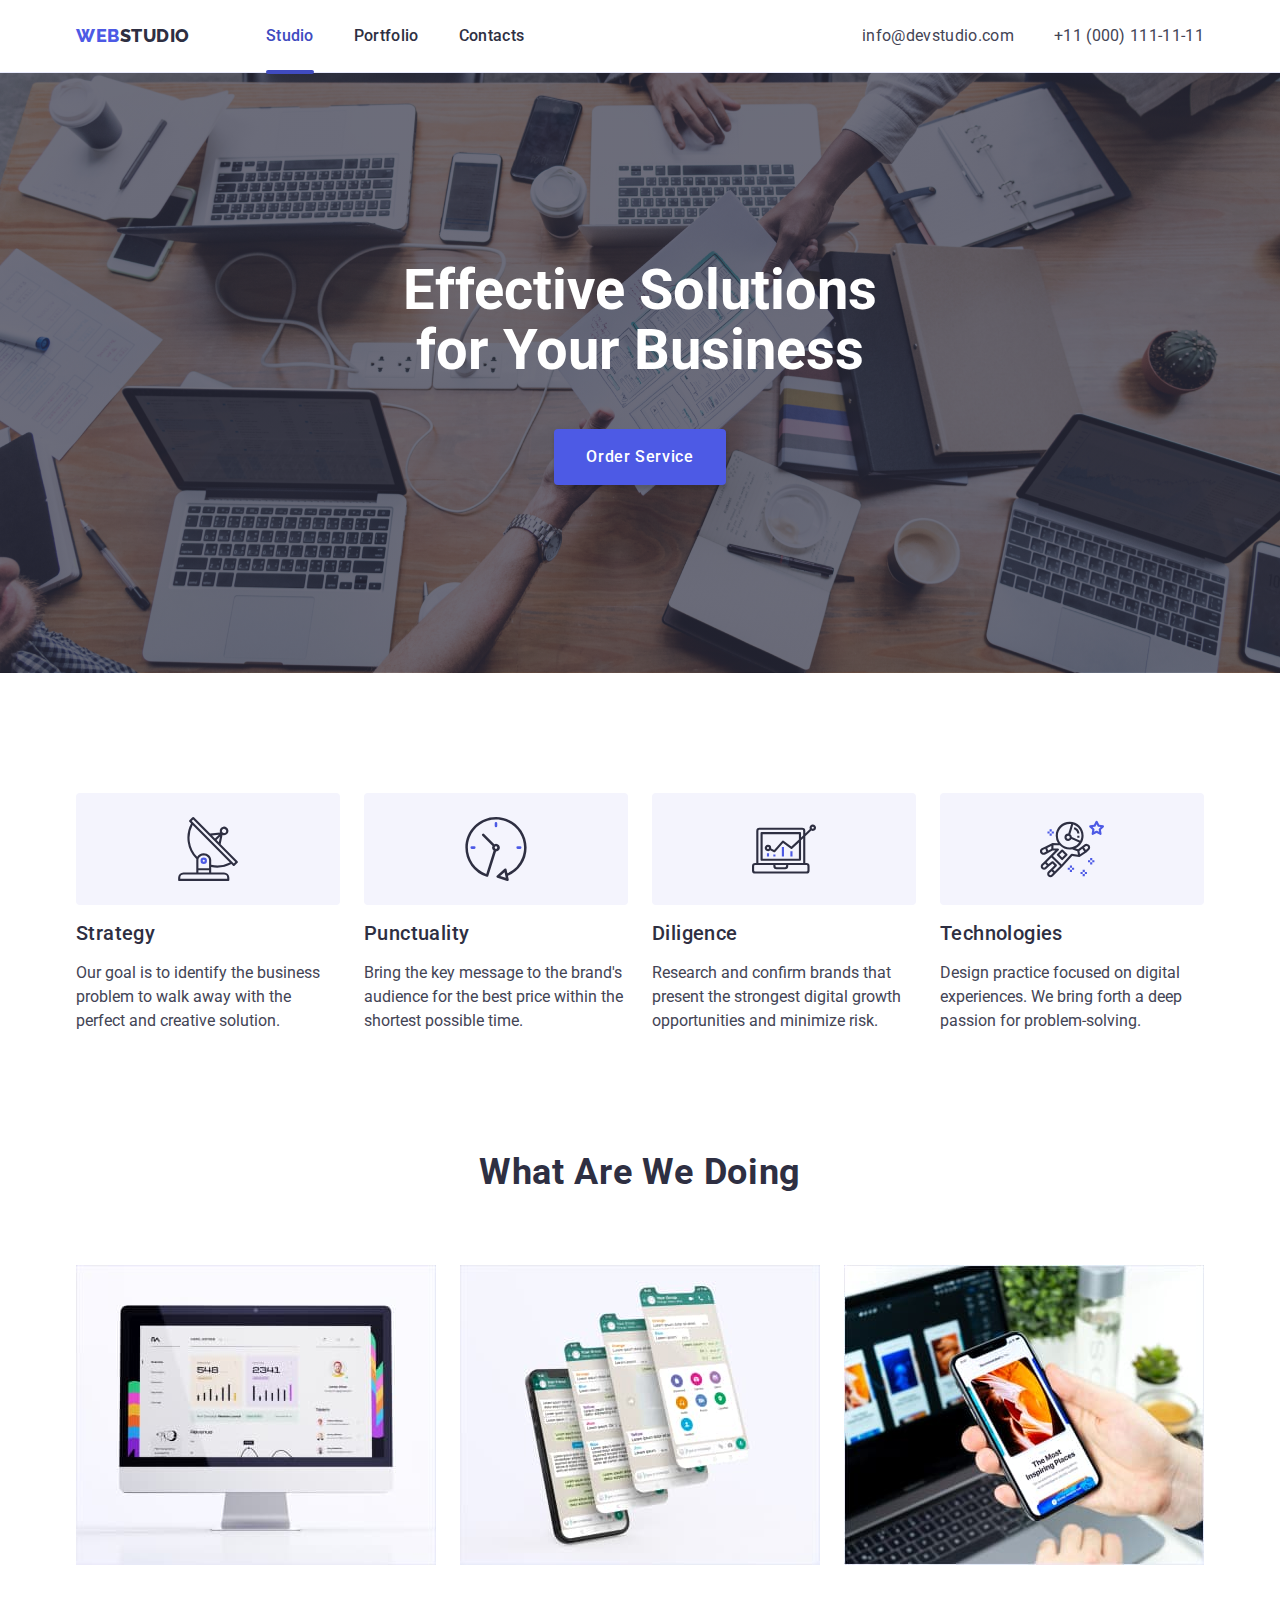
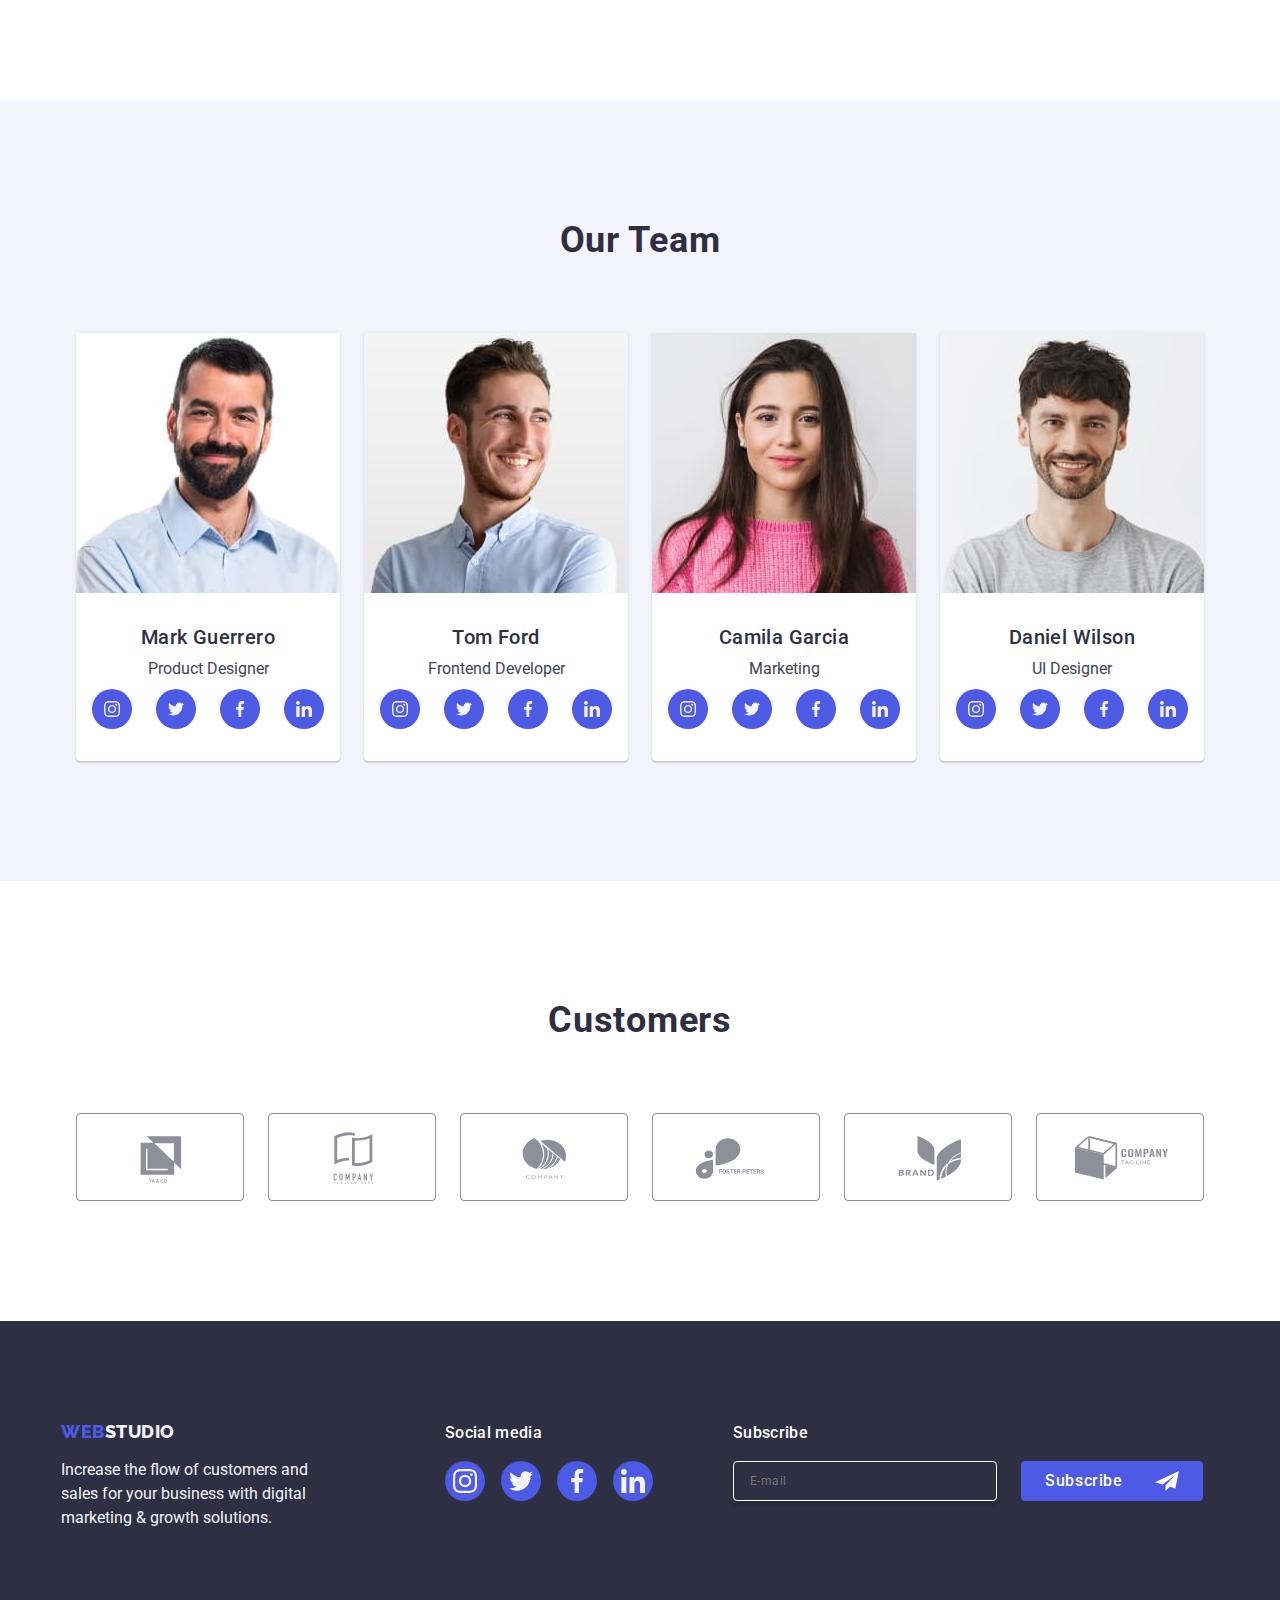
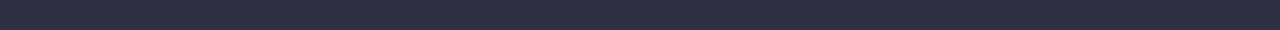
<file: index.html>
<!DOCTYPE html>
<html lang="en">
<head>
    <meta charset="UTF-8">
    <meta name="viewport" content="width=device-width, initial-scale=1.0">
    <title>WebStudio</title>
    <link rel="stylesheet" href="https://cdnjs.cloudflare.com/ajax/libs/modern-normalize/2.0.0/modern-normalize.min.css">
    <link rel="stylesheet" href="./css/styles.css">
    <link rel="preconnect" href="https://fonts.googleapis.com">
    <link rel="preconnect" href="https://fonts.gstatic.com" crossorigin>
    <link href="https://fonts.googleapis.com/css2?family=Raleway:wght@800&family=Roboto:wght@400;500;700;900&display=swap" rel="stylesheet">
</head>
<body>
    <header class="header">
        <div class="container header-flex">
        <nav class="header-nav">
            <a href="./index.html" class="logo link">Web<span class="logo-span">Studio</span></a>
                <ul class="header-list list">
                <li><a class="header-list-nav highlight link" href="./index.html">Studio</a></li>
                <li><a class="header-list-nav link" href="./portfolio.html">Portfolio</a></li>
                <li><a class="header-list-nav link" href="">Contacts</a></li>
            </ul>
        </nav>
        <address class="address">
            <ul class="address-main list">
                <li><a class="address-list link" href="mailto:info@devstudio.com">info@devstudio.com</a></li>
                <li><a class="address-list link" href="tel:+110001111111"> +11 (000) 111-11-11</a></li>
            </ul>
        </address>
    </div>
    </header>
    <main>
        <section class="first-section">
            <div class="container">
            <h1 class="first-section-text" >Effective Solutions for Your Business</h1>
            <button class="first-section-button" type="button" data-modal-open>Order Service</button>
        </div>
        </section>
        <section class="section">
            <div class="container">
            <h2 class="visually-hidden">values</h2>
            <ul class="list value-list">
                <li class="value-list-nav">
                    <div class="value-list-icon">
                        <svg width="64" height="64">
                            <use href="./images/icons.svg#icon-antenna"></use>
                        </svg>
                    </div>
                    <h3 class="names">Strategy</h3>
                    <p class="text">
                        Our goal is to identify the business problem to walk away with the perfect and creative solution.
                    </p>
                </li>
                <li class="value-list-nav">
                    <div class="value-list-icon">
                        <svg width="64" height="64">
                            <use href="./images/icons.svg#icon-clock"></use>
                        </svg>
                    </div>
                    <h3 class="names">Punctuality</h3>
                    <p class="text">
                        Bring the key message to the brand's audience for the best price within the shortest possible time.
                    </p>
                </li>
                <li class="value-list-nav">
                    <div class="value-list-icon">
                        <svg width="64" height="64">
                            <use href="./images/icons.svg#icon-diagram"></use>
                        </svg>
                    </div>
                    <h3 class="names">Diligence</h3>
                    <p class="text">
                        Research and confirm brands that present the strongest digital growth opportunities and minimize risk.
                    </p>
                </li>
                <li class="value-list-nav">
                    <div class="value-list-icon">
                        <svg width="64" height="64">
                            <use href="./images/icons.svg#icon-astronaut"></use>
                        </svg>
                    </div>
                    <h3 class="names">Technologies</h3>
                    <p class="text">
                        Design practice focused on digital experiences. We bring forth a deep passion for problem-solving.
                    </p>
                </li>
            </ul>
        </div>
        </section>
        <section class="section section-three">
            <div class="container">
            <h2 class="section-rubric">What are we doing</h2>
            <ul class="list pics-list">
                <li class="pisc-list-nav"><img src="./images/imac.jpg" alt="image of imac" width="360" height="300"></li>
                <li class="pisc-list-nav"><img src="./images/application.jpg" alt="image of application on a phone" width="360" height="300"></li>
                <li class="pisc-list-nav"><img src="./images/phone.jpg" alt="image of a iphone and latop" width="360" height="300"></li>
            </ul>
        </div>
    </section>
        <section class="section section-four">
            <div class="container">
            <h2 class="team-rubric">Our Team</h2>
            <ul class="list team-list">
                <li class="team-members">
                    <img src="./images/mark.jpg" alt="portrait of Mark Guerrero" width="264" height="260">
                    <div class="team-text-wrap">
                    <h3 class="names">Mark Guerrero</h3>
                    <p class="text">Product Designer</p>
                    <ul class="social-media-icons-list list">
                        <li class="icon-list">
                            <a class="social-media-link" href="">
                                <svg class="icon" width="16" height="16">
                                    <use href="./images/icons.svg#icon-instagram"></use>
                                </svg>
                            </a>
                        </li>
                        <li class="icon-list">
                            <a class="social-media-link" href="">
                                <svg class="icon" width="16" height="16">
                                    <use href="./images/icons.svg#icon-twitter"></use>
                                </svg>
                            </a>
                        </li>
                        <li class="icon-list">
                            <a class="social-media-link" href="">
                                <svg class="icon" width="16" height="16">
                                    <use href="./images/icons.svg#icon-facebook"></use>
                                </svg>
                            </a>
                        </li>
                        <li class="icon-list">
                            <a class="social-media-link" href="">
                                <svg class="icon" width="16" height="16">
                                    <use href="./images/icons.svg#icon-linkedin"></use>
                                </svg>
                            </a>
                        </li>
                    </ul>
                </div>
            </li>
            <li class="team-members">
                <img src="./images/tom.jpg" alt="portrait of Tom Ford" width="264" height="260">
                <div class="team-text-wrap">
                    <h3 class="names">Tom Ford</h3>
                    <p class="text">Frontend Developer</p>
                    <ul class="social-media-icons-list list">
                        <li class="icon-list">
                            <a class="social-media-link" href="">
                                <svg class="icon" width="16" height="16">
                                    <use href="./images/icons.svg#icon-instagram"></use>
                                </svg>
                            </a>
                        </li>
                        <li class="icon-list">
                            <a class="social-media-link" href="">
                                <svg class="icon" width="16" height="16">
                                    <use href="./images/icons.svg#icon-twitter"></use>
                                </svg>
                            </a>
                        </li>
                        <li class="icon-list">
                            <a class="social-media-link" href="">
                                <svg class="icon" width="16" height="16">
                                    <use href="./images/icons.svg#icon-facebook"></use>
                                </svg>
                            </a>
                        </li>
                        <li class="icon-list">
                            <a class="social-media-link" href="">
                                <svg class="icon" width="16" height="16">
                                    <use href="./images/icons.svg#icon-linkedin"></use>
                                </svg>
                            </a>
                        </li>
                    </ul>
                </div>
            </li>
            <li class="team-members">
                <img src="./images/camilla.jpg" alt="portrait of Camila Garcia" width="264" height="260">
                <div class="team-text-wrap">
                <h3 class="names">Camila Garcia</h3>
                <p class="text">Marketing</p>
                <ul class="social-media-icons-list list">
                    <li class="icon-list">
                        <a class="social-media-link" href="">
                            <svg class="icon" width="16" height="16">
                                <use href="./images/icons.svg#icon-instagram"></use>
                            </svg>
                        </a>
                    </li>
                    <li class="icon-list">
                        <a class="social-media-link" href="">
                            <svg class="icon" width="16" height="16">
                                <use href="./images/icons.svg#icon-twitter"></use>
                            </svg>
                        </a>
                    </li>
                    <li class="icon-list">
                        <a class="social-media-link" href="">
                            <svg class="icon" width="16" height="16">
                                <use href="./images/icons.svg#icon-facebook"></use>
                            </svg>
                        </a>
                    </li>
                    <li class="icon-list">
                        <a class="social-media-link" href="">
                            <svg class="icon" width="16" height="16">
                                <use href="./images/icons.svg#icon-linkedin"></use>
                            </svg>
                        </a>
                    </li>
                </ul>
            </div>
        </li>
            <li class="team-members">
                <img src="./images/daniel.jpg" alt="portrait of Daniel Wilson" width="264" height="260">
                <div class="team-text-wrap">
                <h3 class="names">Daniel Wilson</h3>
                <p class="text">UI Designer</p> 
                <ul class="social-media-icons-list list">
                    <li class="icon-list">
                        <a class="social-media-link" href="">
                            <svg class="icon" width="16" height="16">
                                <use href="./images/icons.svg#icon-instagram"></use>
                            </svg>
                        </a>
                    </li>
                    <li class="icon-list">
                        <a class="social-media-link" href="">
                            <svg class="icon" width="16" height="16">
                                <use href="./images/icons.svg#icon-twitter"></use>
                            </svg>
                        </a>
                    </li>
                    <li class="icon-list">
                        <a class="social-media-link" href="">
                            <svg class="icon" width="16" height="16">
                                <use href="./images/icons.svg#icon-facebook"></use>
                            </svg>
                        </a>
                    </li>
                    <li class="icon-list">
                        <a class="social-media-link" href="">
                            <svg class="icon" width="16" height="16">
                                <use href="./images/icons.svg#icon-linkedin"></use>
                            </svg>
                        </a>
                    </li>
                </ul> 
            </div>
            </li>
            </ul>
            </div>
        </section>
        <section class="customer-section section">
            <div class="container">
            <h2 class="section-rubric">Customers</h2>
            <ul class="customer-list list">
                <li class="customer-list-nav">
                    <a class="customer-icons" href="">
                    <svg class="icons-nav" width="104" height="56">
                        <use href="./images/icons.svg#icon-logo"></use>
                    </svg>
                </a>
                </li>
                <li class="customer-list-nav">
                    <a class="customer-icons" href="">
                    <svg class="icons-nav" width="104" height="56">
                        <use href="./images/icons.svg#icon-logotwo"></use>
                    </svg>
                </a>
                </li>
                <li class="customer-list-nav">
                    <a class="customer-icons" href="">
                    <svg class="icons-nav" width="104" height="56">
                        <use href="./images/icons.svg#icon-logothree"></use>
                    </svg>
                </a>
                </li>
                <li class="customer-list-nav">
                    <a class="customer-icons" href="">
                    <svg class="icons-nav" width="104" height="56">
                        <use href="./images/icons.svg#icon-logofour"></use>
                    </svg>
                </a>
                </li>
                <li class="customer-list-nav">
                    <a class="customer-icons" href="">
                    <svg class="icons-nav" width="104" height="56">
                        <use href="./images/icons.svg#icon-logofive"></use>
                    </svg>
                </a>
                </li>
                <li class="customer-list-nav">
                    <a class="customer-icons" href="">
                    <svg class="icons-nav" width="104" height="56">
                        <use href="./images/icons.svg#icon-logosix"></use>
                    </svg>
                </a>
                </li>
            </ul>
            </div>
        </section>
    </main>
    <footer class="footer">
        <div class="container footer-main-div">
            <div class="footer-div">
        <a href="./index.html" class="logo-web link">Web<span class="logo-footer">Studio</span></a>
        <p class="footer-text">Increase the flow of customers and sales for your business with digital marketing & growth solutions.</p>
    </div>
    <div class="social-div-footer">
        <p class="footer-rubric">Social media</p>
        <ul class="social-media-footer list">
            <li class="icon-list">
                <a class="social-media-link" href="">
        <svg class="icon" width="24" height="24">
            <use href="./images/icons.svg#icon-instagram"></use>
        </svg>
    </a>
    </li>
    <li class="icon-list">
        <a class="social-media-link" href="">
        <svg class="icon" width="24" height="24">
            <use href="./images/icons.svg#icon-twitter"></use>
        </svg>
    </a>
    </li>
    <li class="icon-list">
        <a class="social-media-link" href="">
        <svg class="icon" width="24" height="24">
            <use href="./images/icons.svg#icon-facebook"></use>
        </svg>
    </a>
    </li>
    <li class="icon-list">
        <a class="social-media-link" href="">
        <svg class="icon" width="24" height="24">
            <use href="./images/icons.svg#icon-linkedin"></use>
        </svg>
    </a>
    </li>
    </ul>
    </div>
    <div class="subscribe-div-footer">
    <p class="footer-rubric">Subscribe</p>
    <form class="footer-form">
        <label class="label-footer-sub" for="subscribe">
        <input class="input-footer-sub" type="email" name="subscribe" id="subscribe" placeholder="E-mail" required></label>
        <button class="button-footer" type="submit">Subscribe
            <svg class="button-icon" width="24" height="24">
            <use href="./images/icons.svg#icon-send"></use>
        </svg></button>
    </form>
    </div>
</div>
    </footer>
    <div class="modal is-hidden" data-modal>
        <div class="modal-container">
            <button type="button" class="button-modal-box" data-modal-close>
                <svg class="button-icon-close" width="8" height="8">
                    <use href="./images/icons.svg#icon-button-close"></use>
                </svg>
            </button>
            <p class="modal-rubric">Leave your contacts and we will call you back</p>
            <form name="contact-form">
                <div class="label-div">
                <label class="label-font" for="user-name">Name</label>
                <div class="input-div">
                    <input type="text" name="user-name" id="user-name">
                    <svg class="form-icons" width="18" height="24">
                        <use href="./images/icons.svg#icon-person"></use>
                    </svg>
            </div>
        </div>
        <div class="label-div">
                <label class="label-font" for="user-phone">Phone</label>
                <div class="input-div">
                    <input type="tel" name="phone" id="user-phone" required>
                    <svg class="form-icons" width="18" height="24">
                        <use href="./images/icons.svg#icon-phone"></use>
                    </svg>
                </div>
            </div>
            <div class="label-div">
                <label class="label-font" for="user-email">Email</label>
                <div class="input-div">
                    <input type="email" name="user-email" id="user-email" required>
                    <svg class="form-icons" width="18" height="24">
                        <use href="./images/icons.svg#icon-email"></use>
                    </svg>
                </div>
            </div>
            <div class="label-div textarea-div">
                <label class="label-font" for="user-comment">Comment</label>
                <textarea class="textarea" name="user-comment" id="user-comment" rows="7" placeholder="Text input"></textarea>
            </div>
            <div class="terms-checkbox-div">
                <input type="checkbox" value="true" name="user-privacy" id="user-privacy" class="visually-hidden input-box" required>
                <label class="label-font" for="user-privacy"> 
                    <span class="user-privacy">
                        <svg width="10" height="8">
                    <use href="./images/icons.svg#icon-click"></use>
                </svg>
            </span> 
            I accept the terms and conditions of the <a class="policy-link" href="">Privacy Policy</a></label>
            </div>
            <button type="submit" class="first-section-button">Send</button>
            </form>
        </div>
    </div>

    <script src="./js/modal.js"></script>
</body>
</html>
</file>
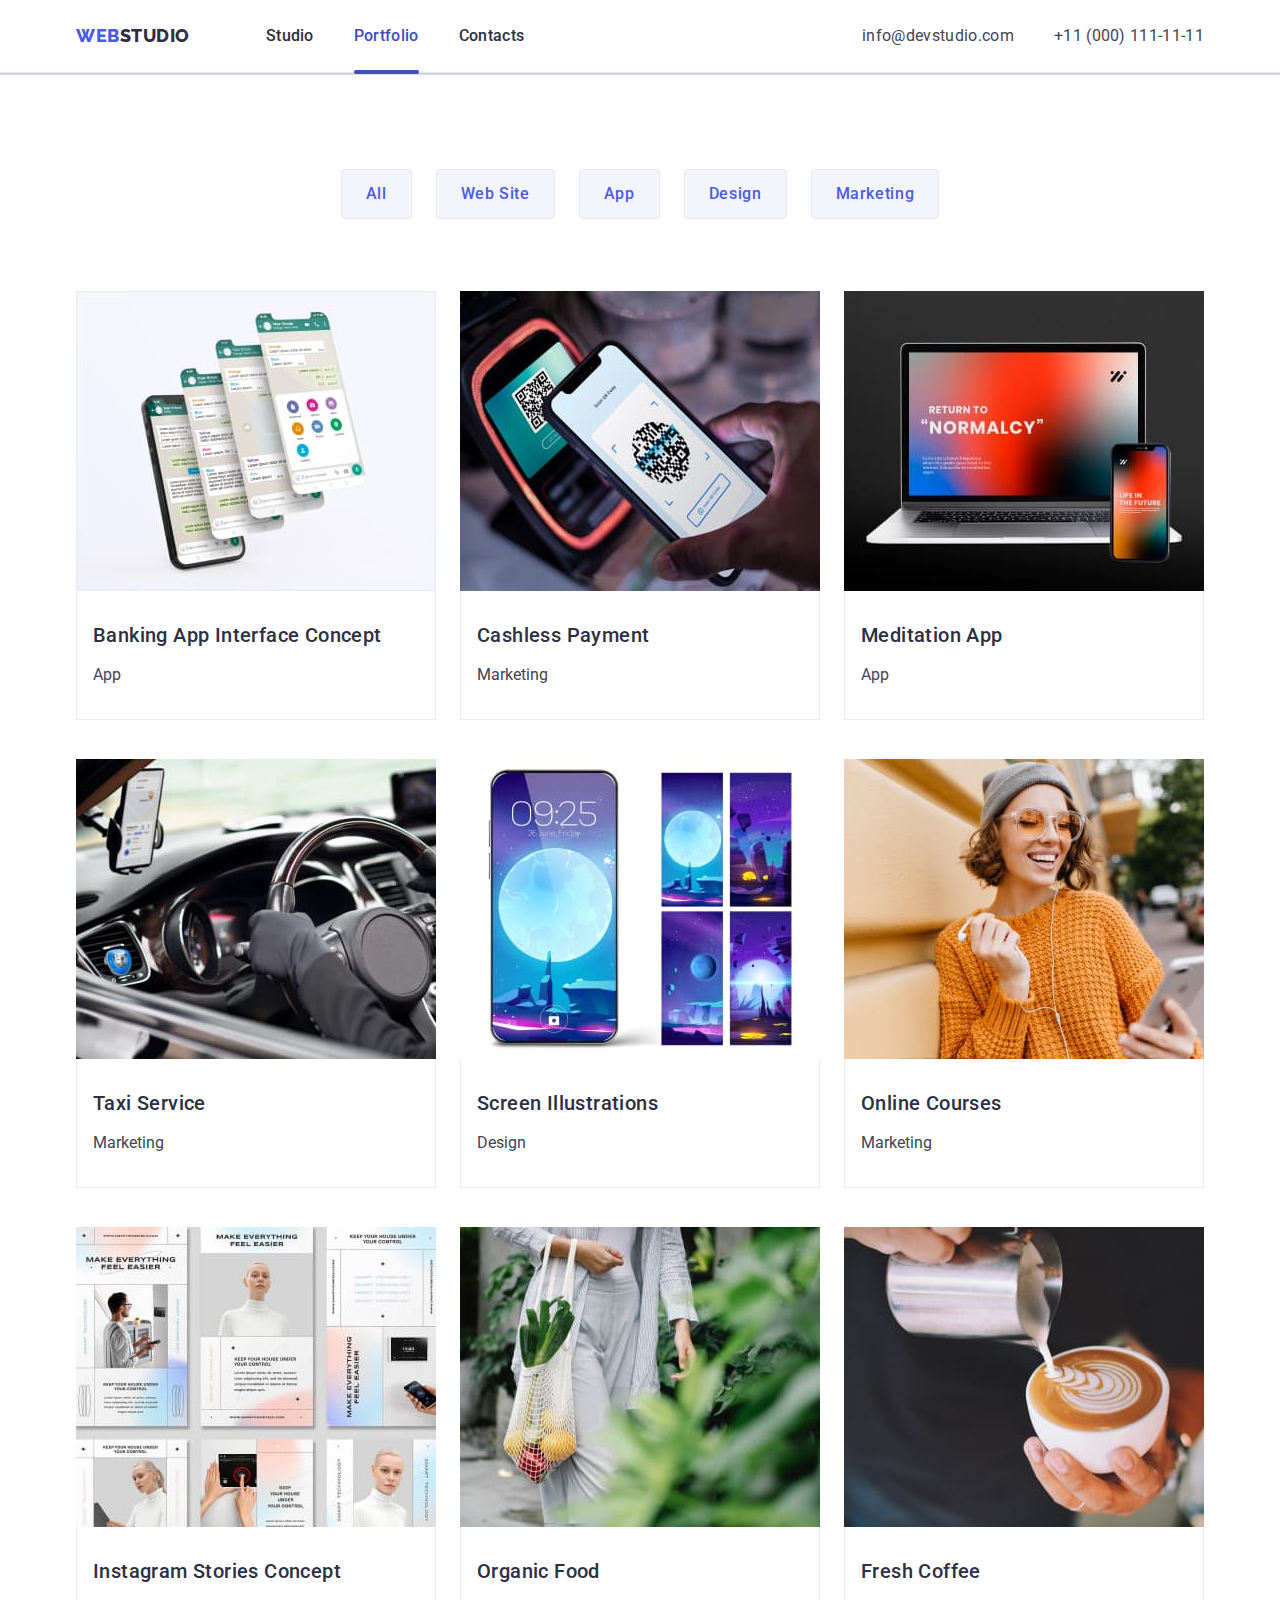
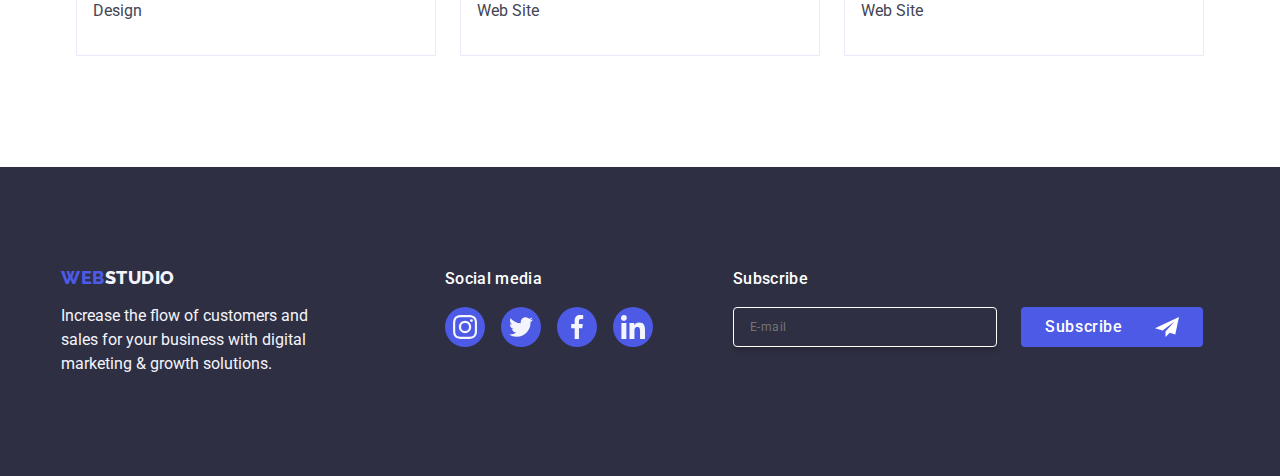
<file: portfolio.html>
<!DOCTYPE html>
<html lang="en">
<head>
    <meta charset="UTF-8">
    <meta name="viewport" content="width=device-width, initial-scale=1.0">
    <title>WebStudio</title>
    <link rel="stylesheet" href="https://cdnjs.cloudflare.com/ajax/libs/modern-normalize/2.0.0/modern-normalize.min.css">
    <link rel="stylesheet" href="./css/styles.css">
    <link rel="preconnect" href="https://fonts.googleapis.com">
    <link rel="preconnect" href="https://fonts.gstatic.com" crossorigin>
    <link href="https://fonts.googleapis.com/css2?family=Raleway:wght@800&family=Roboto:wght@400;500;700;900&display=swap" rel="stylesheet">
</head>
<body>
    <header class="header">
        <div class="container header-flex">
        <nav class="header-nav">
            <a href="./index.html" class="logo link">Web<span class="logo-span">Studio</span></a>
                <ul class="header-list list">
                <li><a class="header-list-nav link" href="./index.html">Studio</a></li>
                <li><a class="header-list-nav link highlight" href="./portfolio.html">Portfolio</a></li>
                <li><a class="header-list-nav link" href="">Contacts</a></li>
            </ul>
        </nav>
        <address class="address">
            <ul class="address-main list">
                <li><a class="address-list link" href="mailto:info@devstudio.com">info@devstudio.com</a></li>
                <li><a class="address-list link" href="tel:+110001111111"> +11 (000) 111-11-11</a></li>
            </ul>
        </address>
    </div>
    </header>
    <main>
        <section class="portfolio-section">
        <div class="container">
            <h1 class="visually-hidden">Portfolio</h1>
            <ul class="list portfolio-button">
                <li><button type="button" class="button-list">All</button></li>
                <li><button type="button" class="button-list">Web Site</button></li>
                <li><button type="button" class="button-list">App</button></li>               
                <li><button type="button" class="button-list">Design</button></li>
                <li><button type="button" class="button-list">Marketing</button></li>
            </ul>
        <ul class="portfolio-picture-list list">
            <li class="portfolio-picture">
                <a href="" class="link portfolio-link">
                    <div class="overlay"> 
                <img src="./images/application.jpg" alt="banking app" width="360" height="300">
                <p class="overlay-text">14 Stylish and User-Friendly App Design Concepts · Task Manager App · Calorie Tracker App · Exotic Fruit Ecommerce App · Cloud Storage App</p>
            </div>
                <div class="portfolio-text-wrap">
                    <h2 class="names">Banking App Interface Concept</h2>
                    <p class="text">App</p>
                </div>
            </a>
            </li>
            <li class="portfolio-picture">
                <a href="" class="link portfolio-link">
                    <div class="overlay">
                <img src="./images/cashlesspayment.jpg" alt="Phone paying" width="360" height="300">
                <p class="overlay-text">14 Stylish and User-Friendly App Design Concepts · Task Manager App · Calorie Tracker App · Exotic Fruit Ecommerce App · Cloud Storage App</p>
            </div>
                <div class="portfolio-text-wrap">
                    <h2 class="names">Cashless Payment</h2>
                    <p class="text">Marketing</p>
                </div>
            </a>
            </li>
            <li class="portfolio-picture">
                <a href="" class="link portfolio-link">
                    <div class="overlay">
                <img src="./images/meditationapp.jpg" alt="Picture of macbook and iphone" width="360" height="300">
                <p class="overlay-text">14 Stylish and User-Friendly App Design Concepts · Task Manager App · Calorie Tracker App · Exotic Fruit Ecommerce App · Cloud Storage App</p>
            </div>
                <div class="portfolio-text-wrap">
                <h2 class="names">Meditation App</h2>
                <p class="text">App</p>
                </div>
            </a>
            </li>
            <li class="portfolio-picture">
                <a href="" class="link portfolio-link">
                    <div class="overlay">
                <img src="./images/taxiservice.jpg" alt="Picture of a steering wheel and a phone in a car" width="360" height="300">
                <p class="overlay-text">14 Stylish and User-Friendly App Design Concepts · Task Manager App · Calorie Tracker App · Exotic Fruit Ecommerce App · Cloud Storage App</p>
            </div>
                <div class="portfolio-text-wrap">
                <h2 class="names">Taxi Service</h2>
                <p class="text">Marketing</p>
            </div>
            </a> 
            </li>
            <li class="portfolio-picture">
                <a href="" class="link portfolio-link">
                    <div class="overlay">
                <img src="./images/screenillustration.jpg" alt="Iphone and four difftent designs for screen background" width="360" height="300">
                <p class="overlay-text">14 Stylish and User-Friendly App Design Concepts · Task Manager App · Calorie Tracker App · Exotic Fruit Ecommerce App · Cloud Storage App</p>
            </div>
                <div class="portfolio-text-wrap">
                <h2 class="names">Screen Illustrations</h2>
                <p class="text">Design</p>
            </div>
            </a>
            </li>
            <li class="portfolio-picture">
                <a href="" class="link portfolio-link">
                    <div class="overlay">
                <img src="./images/onlinecourses.jpg" alt="Woman with a Phone" width="360" height="300">
                <p class="overlay-text">14 Stylish and User-Friendly App Design Concepts · Task Manager App · Calorie Tracker App · Exotic Fruit Ecommerce App · Cloud Storage App</p>
            </div>
                <div class="portfolio-text-wrap">
                <h2 class="names">Online Courses</h2>
                <p class="text">Marketing</p>
            </div>
            </a>
            </li>
            <li class="portfolio-picture">
                <a href="" class="link portfolio-link">
                    <div class="overlay">
                <img src="./images/instagramstories.jpg" alt="Design of instagramstory concpet" width="360" height="300">
                <p class="overlay-text">14 Stylish and User-Friendly App Design Concepts · Task Manager App · Calorie Tracker App · Exotic Fruit Ecommerce App · Cloud Storage App</p>
            </div>
                <div class="portfolio-text-wrap">
                <h2 class="names">Instagram Stories Concept</h2>
                <p class="text">Design</p>
            </div>
            </a>
            </li>
            <li class="portfolio-picture">
                <a href="" class="link portfolio-link">
                    <div class="overlay">
                <img src="./images/organicfood.jpg" alt="Organic Food in a bag" width="360" height="300">
                <p class="overlay-text">14 Stylish and User-Friendly App Design Concepts · Task Manager App · Calorie Tracker App · Exotic Fruit Ecommerce App · Cloud Storage App</p>
            </div>
                <div class="portfolio-text-wrap">
                <h2 class="names">Organic Food</h2>
                <p class="text">Web Site</p>
            </div>
            </a>
            </li>
            <li class="portfolio-picture">
                <a href="" class="link portfolio-link">
                    <div class="overlay">
                <img src="./images/freshcoffee.jpg" alt="Fresh Coffee" width="360" height="300">
                <p class="overlay-text">14 Stylish and User-Friendly App Design Concepts · Task Manager App · Calorie Tracker App · Exotic Fruit Ecommerce App · Cloud Storage App</p>
            </div>
                <div class="portfolio-text-wrap">
                <h2 class="names">Fresh Coffee</h2>
                <p class="text">Web Site</p>
                </div>
            </a>
            </li>
        </ul>
    </div>
        </section>
    </main>
    <footer class="footer">
        <div class="container footer-main-div">
            <div class="footer-div">
        <a href="./index.html" class="logo-web link">Web<span class="logo-footer">Studio</span></a>
        <p class="footer-text">Increase the flow of customers and sales for your business with digital marketing & growth solutions.</p>
    </div>
    <div class="social-div-footer">
        <p class="footer-rubric">Social media</p>
        <ul class="social-media-footer list">
            <li class="icon-list">
                <a class="social-media-link" href="">
        <svg class="icon" width="24" height="24">
            <use href="./images/icons.svg#icon-instagram"></use>
        </svg>
    </a>
    </li>
    <li class="icon-list">
        <a class="social-media-link" href="">
        <svg class="icon" width="24" height="24">
            <use href="./images/icons.svg#icon-twitter"></use>
        </svg>
    </a>
    </li>
    <li class="icon-list">
        <a class="social-media-link" href="">
        <svg class="icon" width="24" height="24">
            <use href="./images/icons.svg#icon-facebook"></use>
        </svg>
    </a>
    </li>
    <li class="icon-list">
        <a class="social-media-link" href="">
        <svg class="icon" width="24" height="24">
            <use href="./images/icons.svg#icon-linkedin"></use>
        </svg>
    </a>
    </li>
    </ul>
    </div>
    <div class="subscribe-div-footer">
        <p class="footer-rubric">Subscribe</p>
            <form class="footer-form">
                <label class="label-footer-sub" for="subscribe">
                <input class="input-footer-sub" type="email" name="subscribe" id="subscribe" placeholder="E-mail" required></label>
                <button class="button-footer" type="submit">Subscribe
                    <svg class="button-icon" width="24" height="24">
                    <use href="./images/icons.svg#icon-send"></use>
                </svg></button>
            </form>
        </div>
</div>
    </footer>
</body>
</html>
</file>
<file: css/styles.css>
:root{
   --primary-brand-color: #4D5AE5;
   --pressed-state-color: #404BBF;
   --dark-color: #2E2F42;
   --success-color: #31D0AA;
   --text-color: #434455;
   --subtle-text: #8E8F99;
   --accent-color: #E7E9FC;
   --light-color: #F4F4FD;
   --white-background: #FFFFFF;
   --modal-background: #FCFCFC;
   --modal-overlay: #2E2F42;
}

*, *::before, *::after {
   box-sizing: border-box;
}

h1,
h2,
h3,
h4,
h5,
h6,
p {
  margin: 0;
}

img{
   display: block;
   max-width: 100%;
   height: auto;
}

body{
   font-family: 'Roboto', sans-serif;
   color: var(--text-color);
   background-color: var(--white-background);
}

/* Header, logo, address */
.logo{
   font-family: Raleway, sans-serif;
   font-size: 18px;
   font-weight: 800;
   line-height: 1.17em;
   letter-spacing: 0.03em;
   text-transform: uppercase;
   color: var(--primary-brand-color);
   margin-right: 76px;
}

.logo-span{
   color: var(--dark-color);
}

.header-list{
   color: var(--dark-color);
   font-size: 16px;
   font-weight: 500;
   line-height: 1.5;
   letter-spacing: 0.02em; 
   display: flex;
   align-items: flex-start;
   gap: 40px;
   padding: 0; 
}

.header-nav{
   display: flex;
   align-items: center;
}

.header-list-nav{
   color: var(--dark-color);
   padding: 24px 0;
   transition: color 250ms cubic-bezier(0.4, 0, 0.2, 1);
}

.list{
   list-style: none;
}

.link{
   text-decoration: none;
}

.header-list-nav:hover,
.header-list-nav:focus{
   color: var(--pressed-state-color);
}

.address{
   font-style: normal;
   font-size: 16px;
   font-weight: 400;
   line-height: 1.5;
   letter-spacing: 0.02em;
   margin-left: auto;
}

.address-main{
   display: flex;
   gap: 40px;
   padding: 24px 0;
   margin: 0;
}

.address-list{
   color: var(--text-color);
   transition: color 250ms cubic-bezier(0.4, 0, 0.2, 1);
}

.address-list:hover,
.address-list:focus{
   color: var(--pressed-state-color);
}

/* first section */
.first-section{
   background-color: var(--dark-color);
   max-width: 1440px;
   padding: 188px 0;
   margin: 0 auto;
   background-image: linear-gradient(rgba(46, 47, 66, 0.7), rgba(46, 47, 66, 0.7)), url(../images/people-office.jpg);
   background-repeat: no-repeat;
   background-size: cover;
   background-position: center;
}

.first-section-text{
   color: var(--white-background);
   font-size: 56px;
   font-style: normal;
   font-weight: 700;
   line-height: 1.07;
   text-align: center;
   max-width: 496px;
   margin: 0 auto;
   padding: 0px 0px 48px 0px;
}

.first-section-button{
   background-color: var(--primary-brand-color);
   color: var(--white-background);
   font-size: 16px;
   font-style: normal;
   font-weight: 500;
   letter-spacing: 0.04em;
   line-height: 1.5;
   cursor: pointer;
   display: block;
   text-align: center;
   margin: auto;
   padding: 16px 32px;
   min-width: 169px;
   border: none;
   border-radius: 4px;
   box-shadow: 0px 4px 4px 0px rgba(0, 0, 0, 0.15);
   transition: background-color 250ms cubic-bezier(0.4, 0, 0.2, 1);
}

.first-section-button:hover,
.first-section-button:focus{
   background-color: var(--pressed-state-color);
}

.text{
   font-size: 16px;
   font-style: normal;
   font-weight: 400;
   line-height: 1.5;
   color: var(--text-color);
}

.section-rubric{
   font-size: 36px;
   font-style: normal;
   font-weight: 700;
   text-align: center;
   line-height: 1.11;
   letter-spacing: 0.02em;
   text-transform: capitalize;
   color: var(--dark-color);
   margin-bottom: 72px;
}

/* section four/ team section */
.section-four{
   background-color: var(--light-color);
   display: flex;
}

.team-members{
   background-color: var(--white-background);
   text-align: center;
   border-radius: 0px 0px 4px 4px;
   box-shadow: 0px 2px 1px 0px rgba(46, 47, 66, 0.08), 0px 1px 1px 0px rgba(46, 47, 66, 0.16), 0px 1px 6px 0px rgba(46, 47, 66, 0.08);
   display: flex;
   flex-direction: column;
   width: calc((100% - 72px) / 4);
}

.team-rubric{
   font-size: 36px;
   font-style: normal;
   font-weight: 700;
   text-align: center;
   line-height: 1.11;
   letter-spacing: 0.02em;
   text-transform: capitalize;
   color: var(--dark-color);
   margin-bottom: 72px;
}

.team-list{
   display: flex;
   flex-wrap: wrap;
   gap: 24px;
   padding: 0;
   margin: 0;
}

.team-text-wrap{ 
   padding: 32px 0px;
}

/* names in index.html, services text in portfolio and text in section 2 in index.html */
.names{
   font-size: 20px;
   font-style: normal;
   font-weight: 500;
   line-height: 1.2;
   letter-spacing: 0.02em;
   color: var(--dark-color);
   margin-bottom: 8px;
}

/* footer */
.footer{
   background-color: var(--dark-color);
   padding: 100px 0;
}

.logo-footer{
   color: var(--light-color);
}

.footer-text{
   font-size: 16px;
   font-style: normal;
   font-weight: 400;
   line-height: 1.5;
   color: var(--light-color);
   max-width: 264px;
}

.logo-web{
   font-family: Raleway, sans-serif;
   font-size: 18px;
   font-weight: 800;
   line-height: 1.17em;
   letter-spacing: 0.03em;
   text-transform: uppercase;
   color: var(--primary-brand-color); 
   display: inline-block;
   margin-bottom: 16px;
}

/* portfolio buttons */

.portfolio-button{ 
   display: flex;
   justify-content: center;
   gap: 24px;
   margin: 0 0 72px 0;
   padding: 0;
}

.button-list{ 
   font-size: 16px;
   font-style: normal;
   font-weight: 500;
   line-height: 1.5;
   letter-spacing: 0.04em;
   color: var(--primary-brand-color);
   text-align: center;
   background-color: var(--light-color);
   cursor: pointer;
   padding: 12px 24px;
   border-radius: 4px;
   border: 1px solid var(--accent-color);
   transition: color 250ms cubic-bezier(0.4, 0, 0.2, 1), background-color 250ms cubic-bezier(0.4, 0, 0.2, 1), border-color 250ms cubic-bezier(0.4, 0, 0.2, 1), box-shadow 250ms cubic-bezier(0.4, 0, 0.2, 1);
}

.button-list:hover,
.button-list:focus{
   color: var(--white-background);
   background-color: var(--pressed-state-color);
   border: 1px solid transparent;
   box-shadow: 0px 2px 2px 0px rgba(0, 0, 0, 0.12), 0px 2px 1px 0px rgba(0, 0, 0, 0.08), 0px 3px 1px 0px rgba(0, 0, 0, 0.10);
}

.portfolio-picture-list{
   display: flex;
   flex-wrap: wrap;
   padding: 0;
   gap: 24px;
   margin: auto;
   row-gap: 48px;
}

.portfolio-picture{ 
   width: 360px;
   height: 420px;
   background: var(--white-background);
}

.portfolio-text-wrap{    
   display: flex;
   flex-direction: column;
   justify-content: center;
   align-items: flex-start;
   padding: 32px 16px;
   gap: 8px;
   align-self: stretch;
   border: 1px solid var(--accent-color);
   border-top: none; 
}

.portfolio-section{
   padding: 96px 0 120px 0;
}

.portfolio-link{
   display: block;
   transition: box-shadow 250ms cubic-bezier(0.4, 0, 0.2, 1);
}

.portfolio-link:hover,
.portfolio-link:focus{
   box-shadow: 0px 2px 1px 0px rgba(46, 47, 66, 0.08), 0px 1px 1px 0px rgba(46, 47, 66, 0.16), 0px 1px 6px 0px rgba(46, 47, 66, 0.08);
}

/* HW3 */
.header{
   border-bottom: 1px solid var(--accent-color);
   background: var(--white-background);
   box-shadow: 0px 1px 6px 0px rgba(46, 47, 66, 0.08), 0px 1px 1px 0px rgba(46, 47, 66, 0.16), 0px 2px 1px 0px rgba(46, 47, 66, 0.08);
}

.container{
   max-width: 1158px; 
   padding: 0 15px; 
   margin: 0 auto; 
}

.header-flex{
   display: flex;
   justify-content: flex-start;
   align-items: center;
}

.section{
   padding: 120px 0;
}

.visually-hidden {
   position: absolute;
   width: 1px;
   height: 1px;
   margin: -1px;
   border: 0;
   padding: 0;
   white-space: nowrap;
   clip-path: inset(100%);
   clip: rect(0 0 0 0);
   overflow: hidden;
 }

 .value-list{
   display: flex;
   padding: 0;
   margin: auto;
   justify-content: space-between;
   gap: 24px;
 }

 .value-list-nav{
   display: flex;
   width: calc((100% - 72px) / 4);
   flex-direction: column;
   align-items: flex-start;
   gap: 8px;
 }

 .section-three{
   padding-top: 0;
}

.pics-list{
   display: flex; 
   padding: 0;
   gap: 24px;
}

.pisc-list-nav{
   width: calc((100% - 48px) / 3);
}
/* HW4 */
.value-list-icon{ 
   width: 264px;
   height: 112px;
   flex-shrink: 0;
   border-radius: 4px;
   background: var(--light-color);
   display: flex;
   justify-content: center;
   align-items: center;
   margin-bottom: 8px;
}

.social-media-icons-list{ 
   display: flex;
   flex-direction: row;
   padding: 0;
   gap: 24px;
   justify-content: center;
   margin-top: 8px;
}

.icon{
   fill: var(--light-color);
}

.icon-list{
   width: 40px;
   height: 40px;
}

.social-media-link{   
   display: flex;
   align-items: center;
   justify-content: center;
   width: 100%;
   height: 100%;
   background-color: var(--primary-brand-color);
   border: none;
   border-radius: 50%;
   cursor: pointer;
   transition: background-color 250ms cubic-bezier(0.4, 0, 0.2, 1);
}

.social-media-link:hover,
.social-media-link:focus{
   background-color: var(--pressed-state-color);
}

.customer-section{
   display: flex;
}

.customer-list{
   display: flex;
   flex-direction: row;
   padding: 0;
   gap: 24px;
   justify-content: center;
   margin: 0;
}

.customer-list-nav{
   height: 88px;
   width: calc((100% - 120px) / 6); 
}

.customer-icons{ 
   display: flex;
   padding: 16px 32px;
   color: var(--subtle-text);
   border-radius: 4px;
   border: 1px solid var(--subtle-text);
   cursor: pointer;
   fill: currentColor;
   align-items: center;
   justify-content: center;
   width: 100%;
   height: 100%;
   transition: color 250ms cubic-bezier(0.4, 0, 0.2, 1),
   border-color 250ms cubic-bezier(0.4, 0, 0.2, 1);
}

.icon-nav{
   fill: currentColor;
}

.customer-icons:hover,
.customer-icons:focus{
   color: var(--pressed-state-color);
   border-color: var(--pressed-state-color);
}

.footer-rubric{
   font-size: 16px;
   font-style: normal;
   font-weight: 500;
   letter-spacing: 0.02em;
   line-height:  1.5em;
   color: var(--white-background);
   margin-bottom: 16px;
}
.social-media-footer{ 
   display: flex;
   padding: 0;
   gap: 16px;
   margin: 0;
}

.footer-list{
   padding: 0;
   display: flex;
   gap: 269px;
   margin: 0;
   }

.footer-div{
   
   margin-right: 120px;
}

.social-div-footer{
   display: flex;
   flex-direction: column;
   }

   .social-div-footer .social-media-link:hover,
   .social-div-footer .social-media-link:focus {
   background-color: #31D0AA;
}
.footer-main-div{
   display: flex;
   align-items: baseline; 
   padding: 0;
   margin: auto;
}
/* hw5 */

.modal{
   position: fixed;
   display: flex;
   background-color: rgba(46, 47, 66, 0.40);
   width: 100%;
   height: 100%;
   justify-content: center;
   align-items: center;
   top: 0;
   transition: opacity 250ms cubic-bezier(0.4, 0, 0.2, 1), visibility 250ms cubic-bezier(0.4, 0, 0.2, 1);
}

.is-hidden{
   visibility: hidden;
   pointer-events: none;
   opacity: 0;
}

.modal-container{
   position: absolute;
   border-radius: 4px;
   background: var(--modal-background);
   box-shadow: 0px 2px 1px 0px rgba(0, 0, 0, 0.20), 0px 1px 3px 0px rgba(0, 0, 0, 0.12), 0px 1px 1px 0px rgba(0, 0, 0, 0.14);
   width: 408px;
   min-height: 584px;
   flex-shrink: 0;
   transition: transform 250ms cubic-bezier(0.4, 0, 0.2, 1);
   top: 50%;
   left: 50%;
   transform: translate(-50%, -50%) scale(1);
   padding: 72px 24px 24px 24px;
}

.button-icon-close{
   transition: fill 250ms cubic-bezier(0.4, 0, 0.2, 1);
}

.button-modal-box{
   position: absolute;
   background-color: var(--accent-color);
   width: 24px;
   height: 24px;
   border-radius: 50%;
   border: 1px solid rgba(0, 0, 0, 0.1);
   padding: 0;
   top: 24px;
   right: 24px;
   cursor: pointer;
   display: flex;
   justify-content: center;
   align-items: center;
   fill: var(--dark-color);
   transition: background-color 250ms cubic-bezier(0.4, 0, 0.2, 1), border 250ms cubic-bezier(0.4, 0, 0.2, 1);
}

.button-modal-box:focus,
.button-modal-box:hover{
   background-color: var(--pressed-state-color);
   border: none;
   fill: var(--white-background);
}


.highlight{
   position: relative;
   color: var(--pressed-state-color);
}

.highlight::after{  
   content: "";
   position: absolute;
   left: 0;
   bottom: -1px;
   width: 100%;
   height: 4px;
   top: 68px;
   background-color: var(--pressed-state-color);
   border-radius: 2px;
}

.overlay{  
   position: relative;
   overflow: hidden;
 }

 .overlay-text{
   position: absolute;
   width: 100%;
   height: 100%;
   top: 0;
   background-color: var(--primary-brand-color);
   font-size: 16px;
   font-weight: 400;
   line-height: 1.5em;
   letter-spacing: 0.02em;
   color: var(--light-color);
   padding: 40px 32px;
   transform: translateY(100%);
   transition: transform 250ms cubic-bezier(0.4, 0, 0.2, 1);
 }

.portfolio-link:hover .overlay-text, .portfolio-link:focus .overlay-text {
   transform: translateY(0%);
}

.modal-rubric{
   color: var(--dark-color); 
   font-size: 16px;
   font-style: normal;
   font-weight: 500;
   line-height: 1.5em;
   text-align: center;
   margin-bottom: 16px;
   letter-spacing: 0.02em;
}

.label-div{
   display: flex;
   flex-direction: column;
   margin-bottom: 8px;
   position: relative;
}

.input-div{
   position: relative;
   cursor: pointer;
   gap: 24px;
}


.label-font{ 
   font-size: 12px;
   font-style: normal;
   font-weight: 400;
   color: var(--subtle-text);
   line-height: 1.17em;
   letter-spacing: 0.04em;
   margin-bottom: 4px;
}

.input-div> input{
   width: 100%;
   border-radius: 4px;
   border: 1px solid rgba(46, 47, 66, 0.40);
   height: 40px;
   padding: 11px 11px 11px 38px;
   outline: transparent;
   cursor: pointer;
   background-color: transparent;
   transition: border-color 250ms cubic-bezier(0.4, 0, 0.2, 1);
}

.input-div> input:focus{
   border: 1px solid var(--primary-brand-color);
}

.input-div:focus-within{ 
   fill: var(--primary-brand-color);
}
 
.form-icons{   
   position: absolute;
   transform: translateY(-50%);
   left: 16px;
   top: 50%;
   transition: fill 250ms cubic-bezier(0.4, 0, 0.2, 1);
}

.textarea-div{
   margin-bottom: 16px;
}

.textarea{    
   width: 100%;
   border-radius: 4px;
   border: 1px solid rgba(46, 47, 66, 0.40);
   height: 120px;
   padding: 8px 16px;
   resize: none; 
   font-size: 12px;
   font-style: normal;
   font-weight: 400;    
   line-height: 1.17em;
   letter-spacing: 0.04em;
   color: rgba(46, 47, 66, 0.40);
   background-color: transparent; 
   outline: transparent;
   transition: border-color 250ms cubic-bezier(0.4, 0, 0.2, 1);
   cursor: pointer;
}

textarea:focus{
   border: 1px solid var(--primary-brand-color);
}

.terms-checkbox-div{
   position: relative;
   display: flex;
   margin-bottom: 24px;
}

.terms-checkbox-div> label{ 
   font-size: 12px;
   font-style: normal;
   font-weight: 400;
   line-height: 1.17em;
   letter-spacing: 0.04em;
   color: var(--subtle-text);
}

.terms-checkbox-div>input{ 
width: 16px;
height: 16px;
}

.checkbox-span{
   width: 16px;
   height: 16px;
   border: 1px solid rgba(46, 47, 66, 0.40);
   border-radius: 2px;
   display: inline-flex;
   justify-content: center;
   align-items: center;
   outline: none;
   fill: transparent;
   transition: background-color 250ms cubic-bezier(0.4, 0, 0.2, 1),
   border 250ms cubic-bezier(0.4, 0, 0.2, 1),
   fill 250ms cubic-bezier(0.4, 0, 0.2, 1);
   margin-right: 8px;
}

.input-box:checked + label > span{
   background-color: var(--pressed-state-color);
   border: none;
   fill: var(--light-color);
   cursor: pointer;
}

.policy-link{ 
   color: var(--primary-brand-color);
   font-size: 12px;
   font-style: normal;
   font-weight: 400;
   line-height: 1.33em;
   letter-spacing: 0.04em;
   text-decoration-line: underline;
}

.user-privacy{
   width: 16px;
   height: 16px; 
   border: 1px solid rgba(46, 47, 66, 0.4);
   border-radius: 2px;
   transition: background-color 250ms cubic-bezier(0.4, 0, 0.2, 1), border 250ms cubic-bezier(0.4, 0, 0.2, 1), fill 250ms cubic-bezier(0.4, 0, 0.2, 1);
   display: inline-flex;
   fill: transparent;
   justify-content: center;
   align-items: center;
   margin-right: 8px;
}

.subscribe-div-footer{
   display: block;
   margin-left: 80px;
}

.footer-form{
   display: flex;
   align-items: baseline;
   gap: 24px;
}

.label-footer-sub{
   margin: auto;
}

.input-footer-sub{ 
   width: 264px;
   height: 40px;
   background-color: transparent;
   outline: none;
   border: 1px solid var(--white-background);
   border-radius: 4px;   
   color: var(--white-background);
   font-size: 12px;
   font-style: normal;
   font-weight: 400;
   line-height: 1.5em;
   letter-spacing: 0.04em;
   padding: 8px 16px;
   cursor: pointer;
   box-shadow: 0px 4px 4px 0px rgba(0, 0, 0, 0.15); 
}

.button-icon{
   fill: var(--white-background);
   margin-left: 16px;
}

.button-footer{
   display: flex;
   padding: 8px 24px;
   justify-content: center;
   align-items: center;
   gap: 16px;
   background-color: var(--primary-brand-color);
   color: var(--white-background);
   border-radius: 4px;
   border: none;
   cursor: pointer;
   transition: background-color 250ms cubic-bezier(0.4, 0, 0.2, 1);
   min-width: 165px;
   font-weight: 500;
   line-height: 1.5em;
   letter-spacing: 0.04em;
}


.button-footer:hover,
.button-footer:focus{
   background-color: var(--pressed-state-color);
}
</file>
